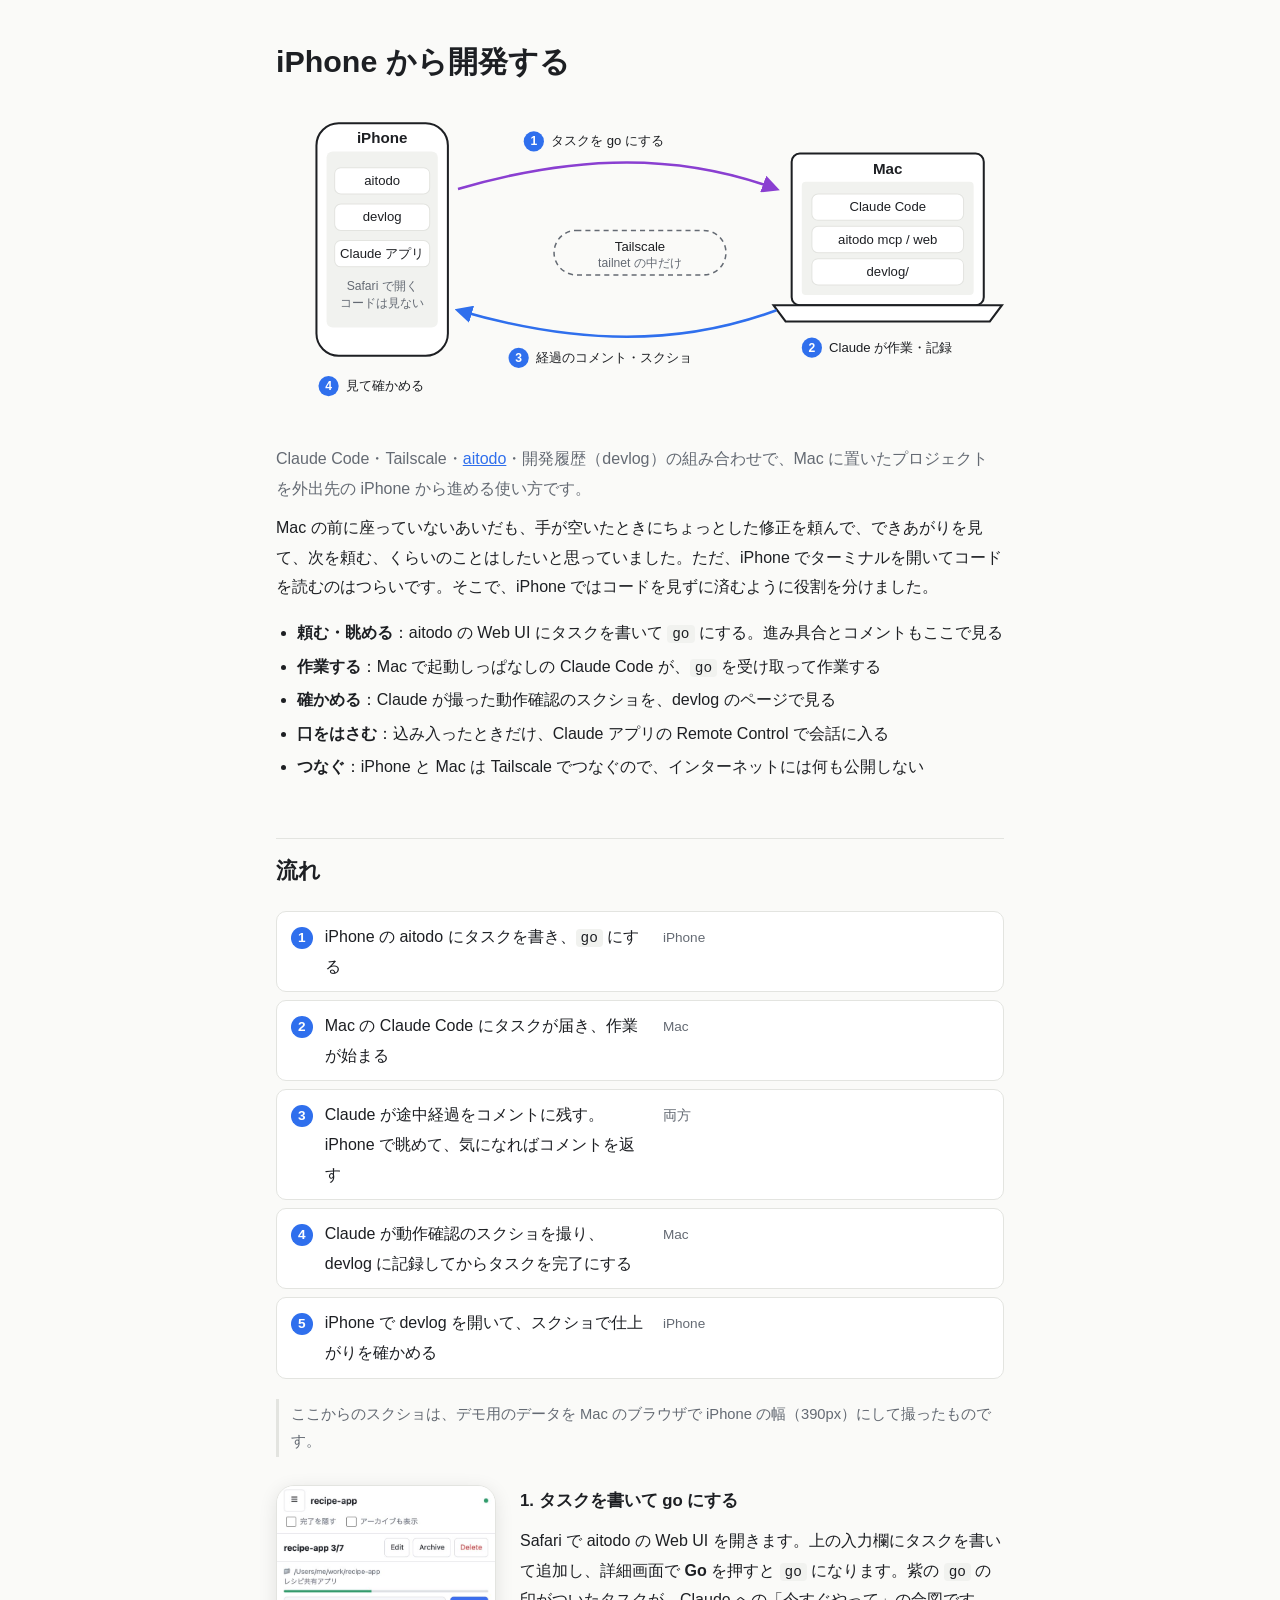
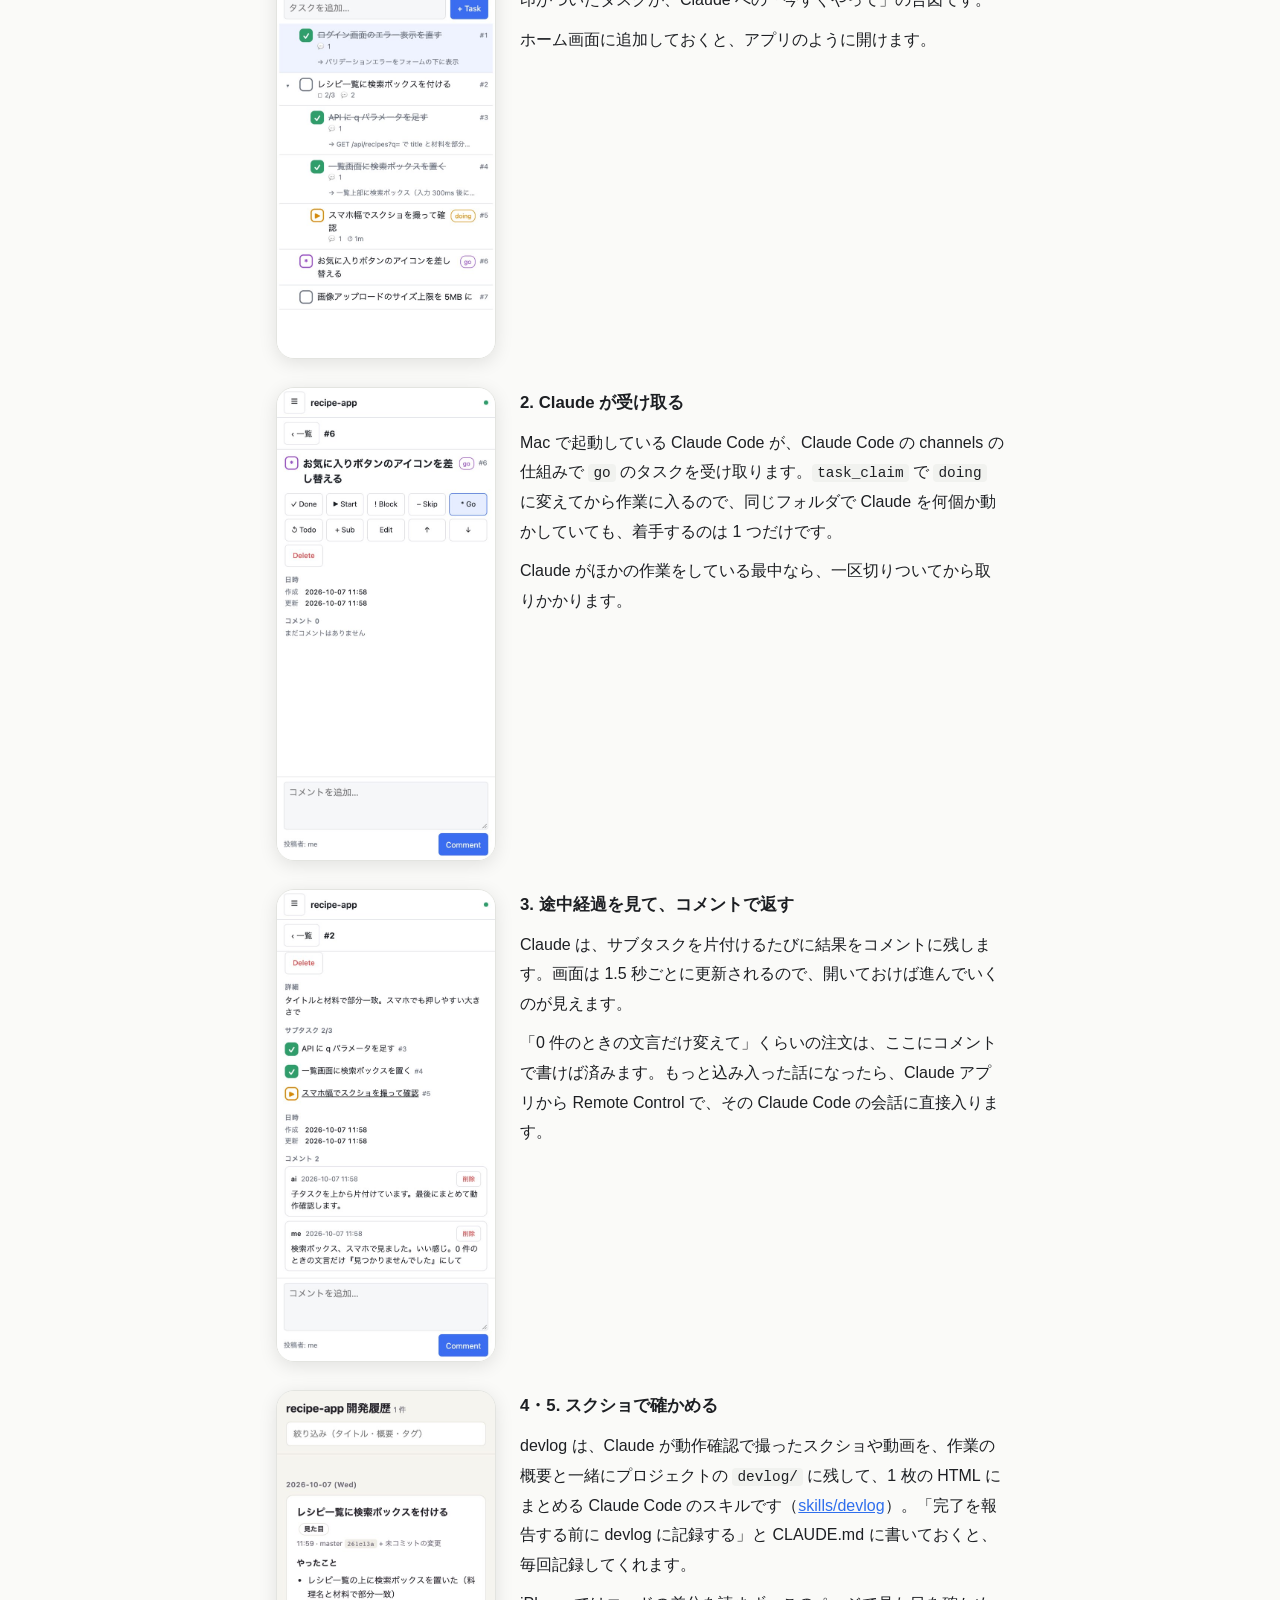
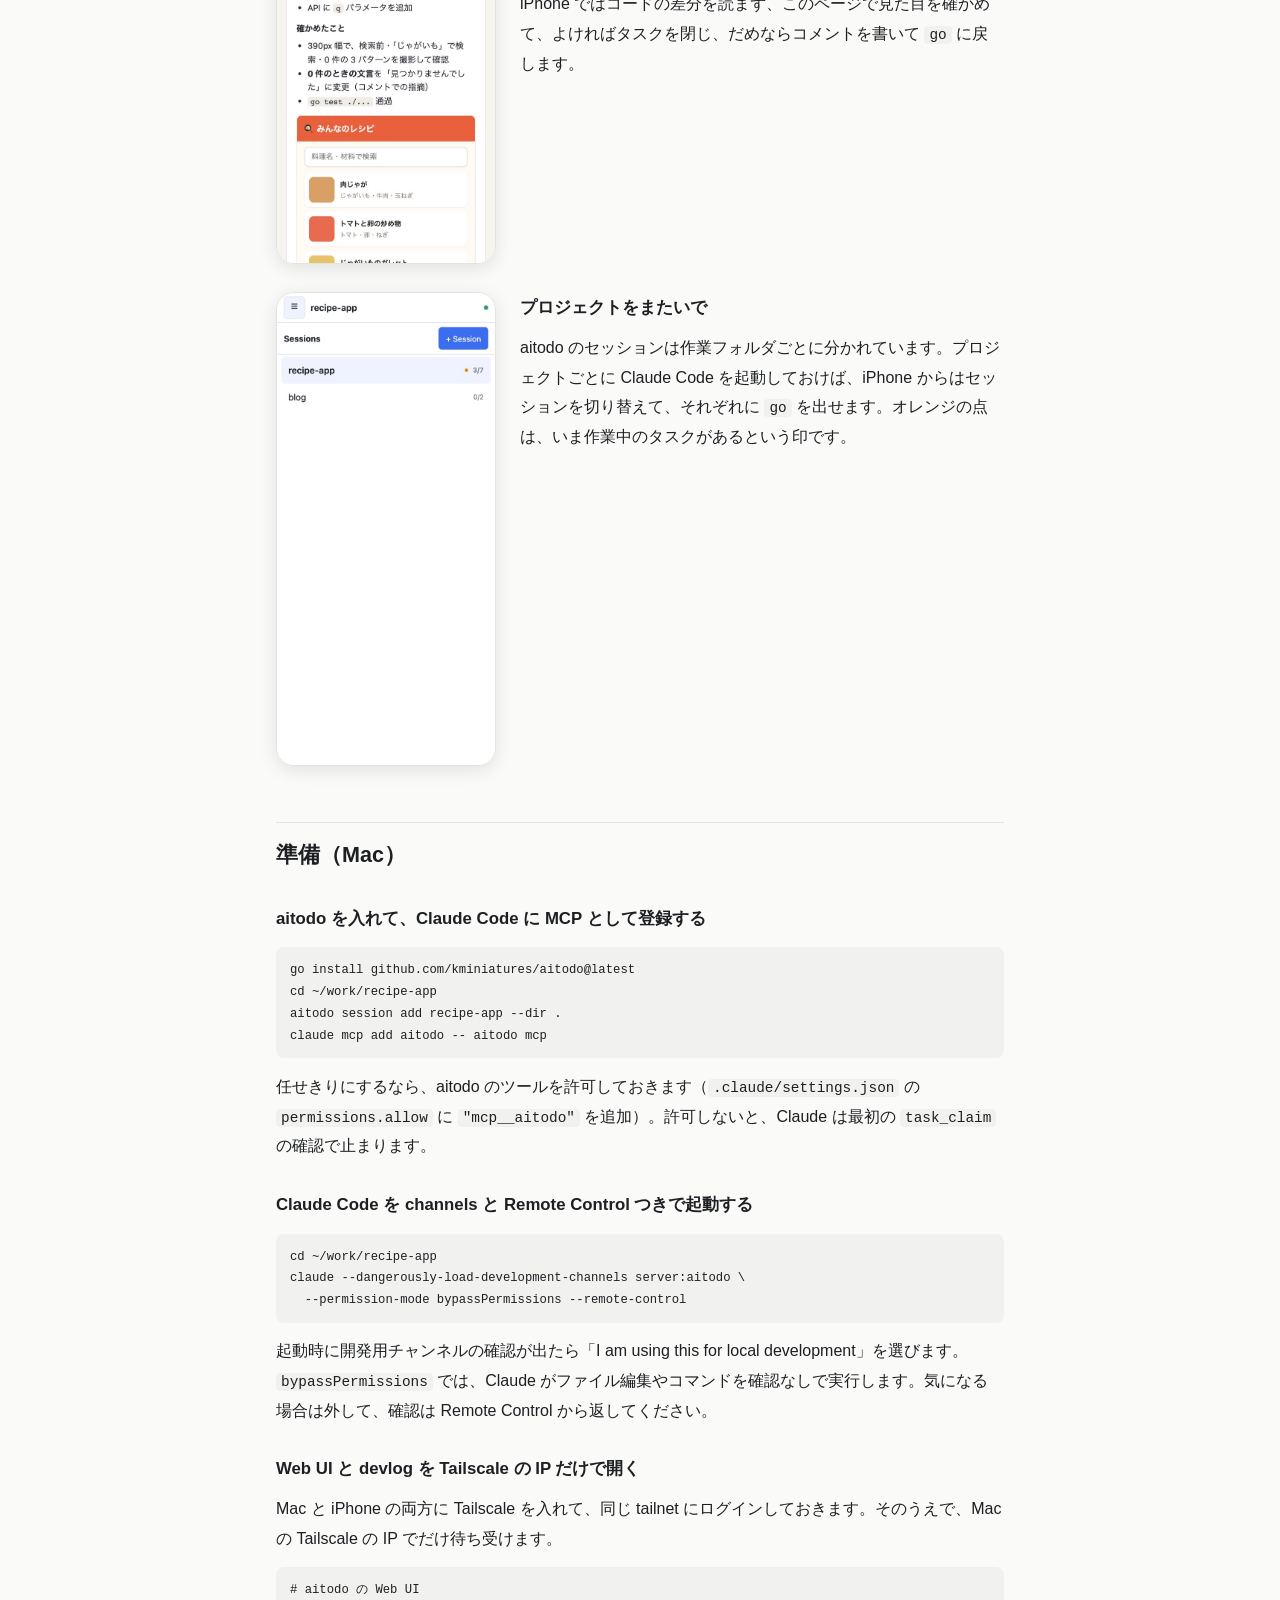
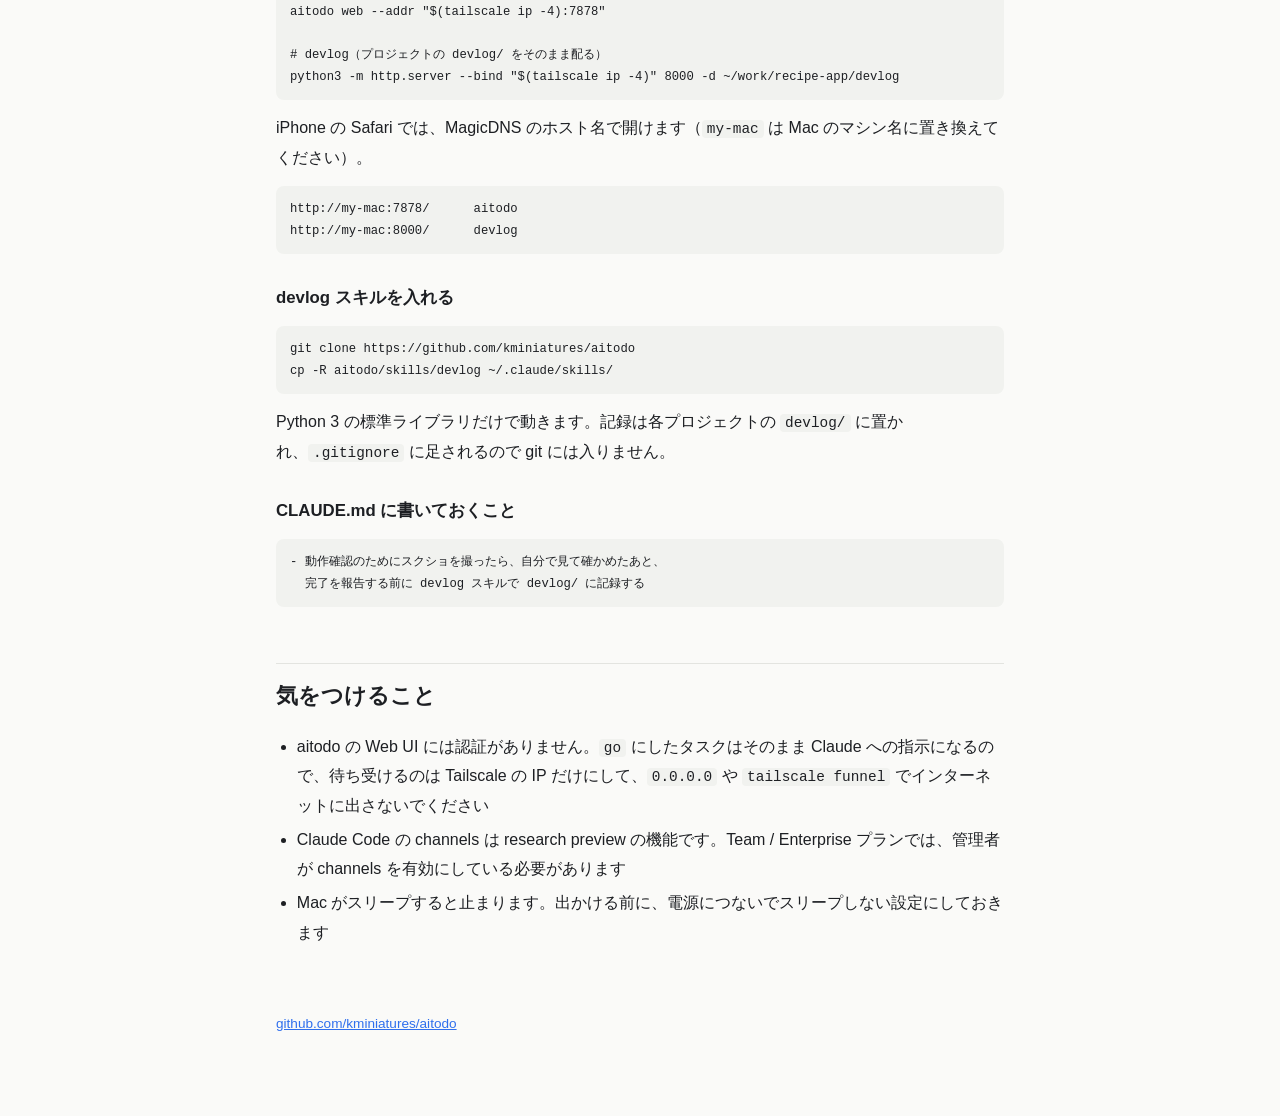
<file: docs/index.html>
<!doctype html>
<html lang="ja">
<head>
<meta charset="utf-8">
<meta name="viewport" content="width=device-width, initial-scale=1">
<title>iPhone から開発する — aitodo</title>
<meta name="description" content="Claude Code と Tailscale と aitodo と開発履歴（devlog）で、Mac に置いたプロジェクトを iPhone から進める使い方。">
<link rel="icon" href="img/icon.svg">
<style>
:root {
  --bg: #fafaf8; --fg: #1d1f23; --muted: #646a73; --line: #e3e4e0;
  --card: #fff; --code: #f1f2ef; --accent: #2f6fed; --go: #8a3fd1;
}
@media (prefers-color-scheme: dark) {
  :root {
    --bg: #15171a; --fg: #e6e7e9; --muted: #9aa0a8; --line: #2c3036;
    --card: #1c1f23; --code: #23272c; --accent: #6d9bff; --go: #b98aef;
  }
}
* { box-sizing: border-box; }
body {
  margin: 0; background: var(--bg); color: var(--fg);
  font: 16px/1.85 -apple-system, BlinkMacSystemFont, "Hiragino Sans", "Noto Sans JP", sans-serif;
}
main { max-width: 760px; margin: 0 auto; padding: 40px 16px 80px; }
h1 { font-size: 1.9rem; line-height: 1.4; margin: 0 0 12px; }
h2 { font-size: 1.35rem; margin: 56px 0 12px; padding-top: 12px; border-top: 1px solid var(--line); }
h3 { font-size: 1.05rem; margin: 28px 0 6px; }
p { margin: 10px 0; }
a { color: var(--accent); }
.lead { color: var(--muted); }
code { background: var(--code); padding: 1px 5px; border-radius: 4px; font-size: .9em; }
pre { background: var(--code); padding: 12px 14px; border-radius: 8px; overflow-x: auto; font-size: .85rem; line-height: 1.6; }
pre code { background: none; padding: 0; }
ul, ol { padding-left: 1.3em; }
li { margin: 4px 0; }
.note { border-left: 3px solid var(--line); padding: 2px 0 2px 12px; color: var(--muted); font-size: .92rem; }

.flow { list-style: none; padding: 0; margin: 20px 0; display: grid; gap: 8px; }
.flow li { display: flex; gap: 12px; align-items: baseline; background: var(--card); border: 1px solid var(--line); border-radius: 10px; padding: 10px 14px; margin: 0; }
.flow b { flex: none; width: 1.6em; height: 1.6em; line-height: 1.6em; text-align: center; border-radius: 50%; background: var(--accent); color: #fff; font-size: .85rem; }
.flow span { flex: 1; }
.who { color: var(--muted); font-size: .85rem; white-space: nowrap; }


.step { display: grid; grid-template-columns: 220px 1fr; gap: 24px; align-items: start; margin: 28px 0; }
.step img { width: 100%; border-radius: 18px; border: 1px solid var(--line); box-shadow: 0 4px 18px #0000001a; display: block; }
.step h3 { margin-top: 0; }
.cap { color: var(--muted); font-size: .85rem; margin-top: 6px; }

.info { margin: 20px 0 28px; }
.info svg { width: 100%; height: auto; display: block; }
.info .v { display: none; }
.info .dev { fill: var(--card); stroke: var(--fg); stroke-width: 2; }
.info .scr { fill: var(--code); stroke: none; }
.info .chip { fill: var(--card); stroke: var(--line); stroke-width: 1; }
.info .t { fill: var(--fg); font-size: 13px; }
.info .tb { fill: var(--fg); font-size: 15px; font-weight: 700; }
.info .tm { fill: var(--muted); font-size: 12px; }
.info .num { fill: var(--accent); }
.info .numt { fill: #fff; font-size: 12px; font-weight: 700; }
.info .go { stroke: var(--go); stroke-width: 2.5; fill: none; }
.info .back { stroke: var(--accent); stroke-width: 2.5; fill: none; }
.info .ts { fill: var(--bg); stroke: var(--muted); stroke-width: 1.5; stroke-dasharray: 5 4; }
.info .gof { fill: var(--go); } .info .backf { fill: var(--accent); }

footer { margin-top: 64px; color: var(--muted); font-size: .85rem; }

@media (max-width: 600px) {
  main { padding-top: 28px; }
  h1 { font-size: 1.5rem; }
  .info .h { display: none; }
  .info .v { display: block; max-width: 360px; margin: 0 auto; }
  .step { grid-template-columns: 1fr; gap: 12px; }
  .step img { max-width: 260px; }
  .flow li { flex-wrap: wrap; row-gap: 0; }
  .flow span { flex-basis: calc(100% - 2.6em); }
  .who { padding-left: 2.5em; }
}
</style>
</head>
<body>
<main>

<h1>iPhone から開発する</h1>
<figure class="info">
<svg class="h" viewBox="0 20 720 310" role="img" aria-label="iPhone で go にしたタスクを Mac の Claude Code が受け取って作業し、経過とスクショを iPhone で確かめる流れ。両者は Tailscale でつながる"><defs>
<marker id="ag" viewBox="0 0 10 10" refX="8" refY="5" markerWidth="7" markerHeight="7" orient="auto-start-reverse"><path class="gof" d="M0 0 L10 5 L0 10 z"/></marker>
<marker id="ab" viewBox="0 0 10 10" refX="8" refY="5" markerWidth="7" markerHeight="7" orient="auto-start-reverse"><path class="backf" d="M0 0 L10 5 L0 10 z"/></marker>
</defs><rect class="dev" x="40" y="40" width="130" height="230" rx="22"/><rect class="scr" x="50" y="68" width="110" height="174" rx="6"/><text class="tb" x="105" y="60" text-anchor="middle">iPhone</text><rect class="chip" x="58" y="84" width="94" height="26" rx="6"/><text class="t" x="105.0" y="101" text-anchor="middle">aitodo</text><rect class="chip" x="58" y="120" width="94" height="26" rx="6"/><text class="t" x="105.0" y="137" text-anchor="middle">devlog</text><rect class="chip" x="58" y="156" width="94" height="26" rx="6"/><text class="t" x="105.0" y="173" text-anchor="middle">Claude アプリ</text><text class="tm" x="105" y="205" text-anchor="middle">Safari で開く</text><text class="tm" x="105" y="222" text-anchor="middle">コードは見ない</text><rect class="dev" x="510" y="70" width="190" height="150" rx="8"/><rect class="scr" x="520" y="98" width="170" height="112" rx="4"/><path class="dev" d="M492 220 h226 l-12 16 h-202 z"/><text class="tb" x="605" y="90" text-anchor="middle">Mac</text><rect class="chip" x="530" y="110" width="150" height="26" rx="6"/><text class="t" x="605.0" y="127" text-anchor="middle">Claude Code</text><rect class="chip" x="530" y="142" width="150" height="26" rx="6"/><text class="t" x="605.0" y="159" text-anchor="middle">aitodo mcp / web</text><rect class="chip" x="530" y="174" width="150" height="26" rx="6"/><text class="t" x="605.0" y="191" text-anchor="middle">devlog/</text><path class="go" d="M180 105 C 300 70, 400 70, 495 105" marker-end="url(#ag)"/><circle class="num" cx="255" cy="58" r="10"/><text class="numt" x="255" y="62" text-anchor="middle">1</text><text class="t" x="272" y="62">タスクを go にする</text><path class="back" d="M495 225 C 400 260, 300 260, 180 225" marker-end="url(#ab)"/><circle class="num" cx="240" cy="272" r="10"/><text class="numt" x="240" y="276" text-anchor="middle">3</text><text class="t" x="257" y="276">経過のコメント・スクショ</text><rect class="ts" x="275" y="146" width="170" height="44" rx="22"/><text class="t" x="360" y="166" text-anchor="middle">Tailscale</text><text class="tm" x="360" y="182" text-anchor="middle">tailnet の中だけ</text><circle class="num" cx="530" cy="262" r="10"/><text class="numt" x="530" y="266" text-anchor="middle">2</text><text class="t" x="547" y="266">Claude が作業・記録</text><circle class="num" cx="52" cy="300" r="10"/><text class="numt" x="52" y="304" text-anchor="middle">4</text><text class="t" x="69" y="304">見て確かめる</text></svg>
<svg class="v" viewBox="0 0 360 620" role="img" aria-label="iPhone で go にしたタスクを Mac の Claude Code が受け取って作業し、経過とスクショを iPhone で確かめる流れ。両者は Tailscale でつながる"><defs>
<marker id="vag" viewBox="0 0 10 10" refX="8" refY="5" markerWidth="7" markerHeight="7" orient="auto-start-reverse"><path class="gof" d="M0 0 L10 5 L0 10 z"/></marker>
<marker id="vab" viewBox="0 0 10 10" refX="8" refY="5" markerWidth="7" markerHeight="7" orient="auto-start-reverse"><path class="backf" d="M0 0 L10 5 L0 10 z"/></marker>
</defs><rect class="dev" x="115" y="20" width="130" height="230" rx="22"/><rect class="scr" x="125" y="48" width="110" height="174" rx="6"/><text class="tb" x="180" y="40" text-anchor="middle">iPhone</text><rect class="chip" x="133" y="64" width="94" height="26" rx="6"/><text class="t" x="180.0" y="81" text-anchor="middle">aitodo</text><rect class="chip" x="133" y="100" width="94" height="26" rx="6"/><text class="t" x="180.0" y="117" text-anchor="middle">devlog</text><rect class="chip" x="133" y="136" width="94" height="26" rx="6"/><text class="t" x="180.0" y="153" text-anchor="middle">Claude アプリ</text><text class="tm" x="180" y="185" text-anchor="middle">Safari で開く</text><text class="tm" x="180" y="202" text-anchor="middle">コードは見ない</text><circle class="num" cx="126" cy="272" r="10"/><text class="numt" x="126" y="276" text-anchor="middle">4</text><text class="t" x="143" y="276">見て確かめる</text><rect class="dev" x="85" y="420" width="190" height="150" rx="8"/><rect class="scr" x="95" y="448" width="170" height="112" rx="4"/><path class="dev" d="M67 570 h226 l-12 16 h-202 z"/><text class="tb" x="180" y="440" text-anchor="middle">Mac</text><rect class="chip" x="105" y="460" width="150" height="26" rx="6"/><text class="t" x="180.0" y="477" text-anchor="middle">Claude Code</text><rect class="chip" x="105" y="492" width="150" height="26" rx="6"/><text class="t" x="180.0" y="509" text-anchor="middle">aitodo mcp / web</text><rect class="chip" x="105" y="524" width="150" height="26" rx="6"/><text class="t" x="180.0" y="541" text-anchor="middle">devlog/</text><path class="go" d="M108 200 C 45 280, 45 330, 100 405" marker-end="url(#vag)"/><circle class="num" cx="24" cy="300" r="10"/><text class="numt" x="24" y="304" text-anchor="middle">1</text><text class="t" x="24" y="330" text-anchor="middle">go</text><path class="back" d="M260 405 C 315 330, 315 280, 252 200" marker-end="url(#vab)"/><circle class="num" cx="336" cy="300" r="10"/><text class="numt" x="336" y="304" text-anchor="middle">3</text><text class="t" x="336" y="330" text-anchor="middle">経過</text><text class="t" x="336" y="347" text-anchor="middle">スクショ</text><rect class="ts" x="110" y="300" width="140" height="44" rx="22"/><text class="t" x="180" y="320" text-anchor="middle">Tailscale</text><text class="tm" x="180" y="336" text-anchor="middle">tailnet の中だけ</text><circle class="num" cx="108" cy="606" r="10"/><text class="numt" x="108" y="610" text-anchor="middle">2</text><text class="t" x="125" y="610">Claude が作業・記録</text></svg>
</figure>

<p class="lead">Claude Code・Tailscale・<a href="https://github.com/kminiatures/aitodo">aitodo</a>・開発履歴（devlog）の組み合わせで、Mac に置いたプロジェクトを外出先の iPhone から進める使い方です。</p>

<p>Mac の前に座っていないあいだも、手が空いたときにちょっとした修正を頼んで、できあがりを見て、次を頼む、くらいのことはしたいと思っていました。ただ、iPhone でターミナルを開いてコードを読むのはつらいです。そこで、iPhone ではコードを見ずに済むように役割を分けました。</p>

<ul>
  <li><strong>頼む・眺める</strong>：aitodo の Web UI にタスクを書いて <code>go</code> にする。進み具合とコメントもここで見る</li>
  <li><strong>作業する</strong>：Mac で起動しっぱなしの Claude Code が、<code>go</code> を受け取って作業する</li>
  <li><strong>確かめる</strong>：Claude が撮った動作確認のスクショを、devlog のページで見る</li>
  <li><strong>口をはさむ</strong>：込み入ったときだけ、Claude アプリの Remote Control で会話に入る</li>
  <li><strong>つなぐ</strong>：iPhone と Mac は Tailscale でつなぐので、インターネットには何も公開しない</li>
</ul>

<h2>流れ</h2>

<ol class="flow">
  <li><b>1</b><span>iPhone の aitodo にタスクを書き、<code>go</code> にする</span><span class="who">iPhone</span></li>
  <li><b>2</b><span>Mac の Claude Code にタスクが届き、作業が始まる</span><span class="who">Mac</span></li>
  <li><b>3</b><span>Claude が途中経過をコメントに残す。iPhone で眺めて、気になればコメントを返す</span><span class="who">両方</span></li>
  <li><b>4</b><span>Claude が動作確認のスクショを撮り、devlog に記録してからタスクを完了にする</span><span class="who">Mac</span></li>
  <li><b>5</b><span>iPhone で devlog を開いて、スクショで仕上がりを確かめる</span><span class="who">iPhone</span></li>
</ol>

<p class="note">ここからのスクショは、デモ用のデータを Mac のブラウザで iPhone の幅（390px）にして撮ったものです。</p>

<div class="step">
  <img src="img/web-tasks.jpg" alt="aitodo Web UI のタスク一覧。完了・進行中（doing）・go のタスクが並んでいる" loading="lazy">
  <div>
    <h3>1. タスクを書いて go にする</h3>
    <p>Safari で aitodo の Web UI を開きます。上の入力欄にタスクを書いて追加し、詳細画面で <strong>Go</strong> を押すと <code>go</code> になります。紫の <code>go</code> の印がついたタスクが、Claude への「今すぐやって」の合図です。</p>
    <p>ホーム画面に追加しておくと、アプリのように開けます。</p>
  </div>
</div>

<div class="step">
  <img src="img/web-go.jpg" alt="タスクの詳細画面。Go ボタンが押された状態" loading="lazy">
  <div>
    <h3>2. Claude が受け取る</h3>
    <p>Mac で起動している Claude Code が、Claude Code の channels の仕組みで <code>go</code> のタスクを受け取ります。<code>task_claim</code> で <code>doing</code> に変えてから作業に入るので、同じフォルダで Claude を何個か動かしていても、着手するのは 1 つだけです。</p>
    <p>Claude がほかの作業をしている最中なら、一区切りついてから取りかかります。</p>
  </div>
</div>

<div class="step">
  <img src="img/web-detail.jpg" alt="タスクの詳細画面。サブタスクの進み具合と、ai と me のコメントが並んでいる" loading="lazy">
  <div>
    <h3>3. 途中経過を見て、コメントで返す</h3>
    <p>Claude は、サブタスクを片付けるたびに結果をコメントに残します。画面は 1.5 秒ごとに更新されるので、開いておけば進んでいくのが見えます。</p>
    <p>「0 件のときの文言だけ変えて」くらいの注文は、ここにコメントで書けば済みます。もっと込み入った話になったら、Claude アプリから Remote Control で、その Claude Code の会話に直接入ります。</p>
  </div>
</div>

<div class="step">
  <img src="img/devlog.jpg" alt="devlog の画面。作業の概要と、スマホ幅で撮ったアプリのスクショが並んでいる" loading="lazy">
  <div>
    <h3>4・5. スクショで確かめる</h3>
    <p>devlog は、Claude が動作確認で撮ったスクショや動画を、作業の概要と一緒にプロジェクトの <code>devlog/</code> に残して、1 枚の HTML にまとめる Claude Code のスキルです（<a href="https://github.com/kminiatures/aitodo/tree/main/skills/devlog">skills/devlog</a>）。「完了を報告する前に devlog に記録する」と CLAUDE.md に書いておくと、毎回記録してくれます。</p>
    <p>iPhone ではコードの差分を読まず、このページで見た目を確かめて、よければタスクを閉じ、だめならコメントを書いて <code>go</code> に戻します。</p>
  </div>
</div>

<div class="step">
  <img src="img/web-sessions.jpg" alt="aitodo のセッション一覧。recipe-app と blog が並んでいる" loading="lazy">
  <div>
    <h3>プロジェクトをまたいで</h3>
    <p>aitodo のセッションは作業フォルダごとに分かれています。プロジェクトごとに Claude Code を起動しておけば、iPhone からはセッションを切り替えて、それぞれに <code>go</code> を出せます。オレンジの点は、いま作業中のタスクがあるという印です。</p>
  </div>
</div>

<h2>準備（Mac）</h2>

<h3>aitodo を入れて、Claude Code に MCP として登録する</h3>
<pre><code>go install github.com/kminiatures/aitodo@latest
cd ~/work/recipe-app
aitodo session add recipe-app --dir .
claude mcp add aitodo -- aitodo mcp</code></pre>
<p>任せきりにするなら、aitodo のツールを許可しておきます（<code>.claude/settings.json</code> の <code>permissions.allow</code> に <code>"mcp__aitodo"</code> を追加）。許可しないと、Claude は最初の <code>task_claim</code> の確認で止まります。</p>

<h3>Claude Code を channels と Remote Control つきで起動する</h3>
<pre><code>cd ~/work/recipe-app
claude --dangerously-load-development-channels server:aitodo \
  --permission-mode bypassPermissions --remote-control</code></pre>
<p>起動時に開発用チャンネルの確認が出たら「I am using this for local development」を選びます。<code>bypassPermissions</code> では、Claude がファイル編集やコマンドを確認なしで実行します。気になる場合は外して、確認は Remote Control から返してください。</p>

<h3>Web UI と devlog を Tailscale の IP だけで開く</h3>
<p>Mac と iPhone の両方に Tailscale を入れて、同じ tailnet にログインしておきます。そのうえで、Mac の Tailscale の IP でだけ待ち受けます。</p>
<pre><code># aitodo の Web UI
aitodo web --addr "$(tailscale ip -4):7878"

# devlog（プロジェクトの devlog/ をそのまま配る）
python3 -m http.server --bind "$(tailscale ip -4)" 8000 -d ~/work/recipe-app/devlog</code></pre>
<p>iPhone の Safari では、MagicDNS のホスト名で開けます（<code>my-mac</code> は Mac のマシン名に置き換えてください）。</p>
<pre><code>http://my-mac:7878/      aitodo
http://my-mac:8000/      devlog</code></pre>

<h3>devlog スキルを入れる</h3>
<pre><code>git clone https://github.com/kminiatures/aitodo
cp -R aitodo/skills/devlog ~/.claude/skills/</code></pre>
<p>Python 3 の標準ライブラリだけで動きます。記録は各プロジェクトの <code>devlog/</code> に置かれ、<code>.gitignore</code> に足されるので git には入りません。</p>

<h3>CLAUDE.md に書いておくこと</h3>
<pre><code>- 動作確認のためにスクショを撮ったら、自分で見て確かめたあと、
  完了を報告する前に devlog スキルで devlog/ に記録する</code></pre>

<h2>気をつけること</h2>
<ul>
  <li>aitodo の Web UI には認証がありません。<code>go</code> にしたタスクはそのまま Claude への指示になるので、待ち受けるのは Tailscale の IP だけにして、<code>0.0.0.0</code> や <code>tailscale funnel</code> でインターネットに出さないでください</li>
  <li>Claude Code の channels は research preview の機能です。Team / Enterprise プランでは、管理者が channels を有効にしている必要があります</li>
  <li>Mac がスリープすると止まります。出かける前に、電源につないでスリープしない設定にしておきます</li>
</ul>

<footer>
  <a href="https://github.com/kminiatures/aitodo">github.com/kminiatures/aitodo</a>
</footer>

</main>
</body>
</html>
</file>
